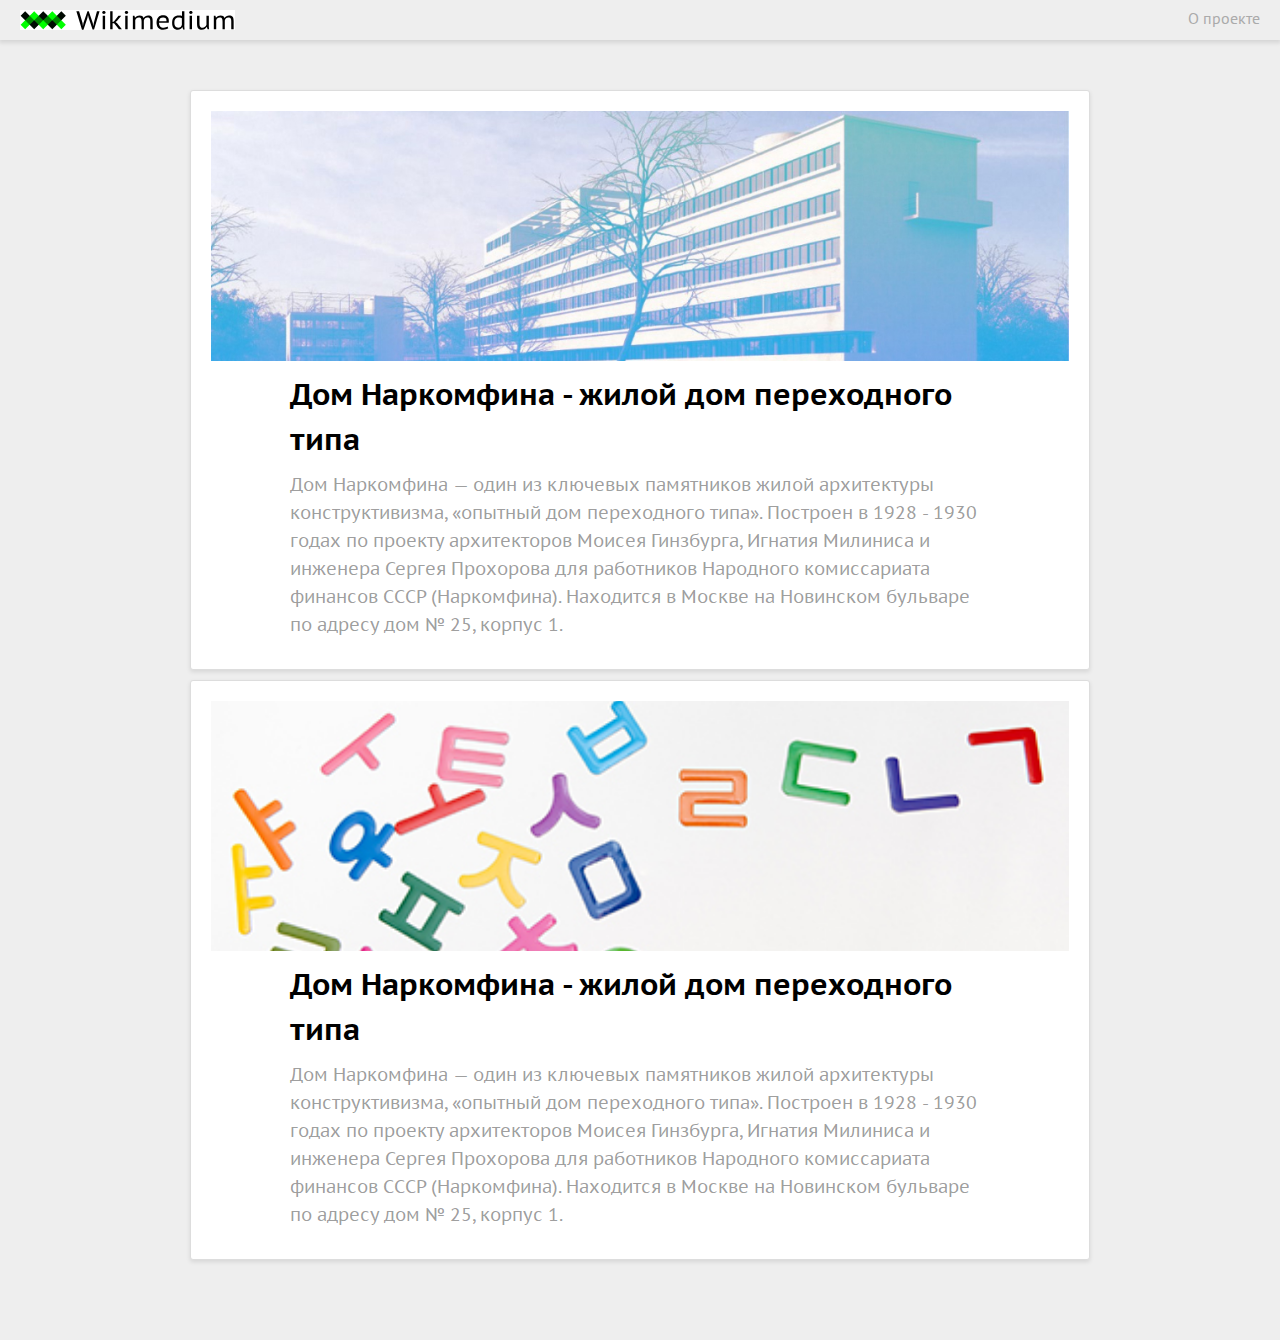
<file: index.html>
<!DOCTYPE html>
<html lang="en" dir="ltr">
  <head>
    <meta charset="utf-8">
    <link rel="stylesheet" href="stylesheets/style.css">
    <meta name="viewport" content="width=device-width">
    <meta property="og:type" content="article">
    <meta property="og:url" content="{https://mhlkv3.github.io/Wikimedium1}">
    <meta property="og:title" content="{Wikimedium — Главная страница}">
    <meta property="og:description" content="{Учебный проект}">
    <meta property="og:image" content="{https://mhlkv3.github.io/Wikimedium1/images/narkomfin%201.jpg}">
    <link rel="icon" type="image/x-icon" href="images/favicon.ico"/>
    <link rel="icon" type="image/png" href="images/favicon.png"/>
    <title>Wikimedium</title>
    <style media="screen">
      body {
        background: #eee;
      }
    </style>
  </head>

  <body>
    <div class="menubar">
      <a href="index.html"><img src="images/logo.svg" alt=""> </a>
      <a href="about.html">О проекте</a>
    </div>

    <div class="index_item">
      <a href="narkomfin.html"></a>
      <img src="images/narkomfin 1.jpg" alt="">
      <h1>Дом Наркомфина - жилой дом переходного типа</h1>
      <p>Дом Наркомфина — один из ключевых памятников жилой архитектуры конструктивизма, «опытный дом переходного типа».
        Построен в 1928 - 1930 годах по проекту архитекторов Моисея Гинзбурга, Игнатия Милиниса и инженера Сергея Прохорова для работников Народного комиссариата финансов СССР (Наркомфина).
        Находится в Москве на Новинском бульваре по адресу дом № 25, корпус 1. </p>

    </div>

    <div class="index_item">
      <a href="hangul.html"></a>
      <img src="images/unnamed.jpg" alt="">
      <h1>Дом Наркомфина - жилой дом переходного типа</h1>
      <p>Дом Наркомфина — один из ключевых памятников жилой архитектуры конструктивизма, «опытный дом переходного типа».
        Построен в 1928 - 1930 годах по проекту архитекторов Моисея Гинзбурга, Игнатия Милиниса и инженера Сергея Прохорова для работников Народного комиссариата финансов СССР (Наркомфина).
        Находится в Москве на Новинском бульваре по адресу дом № 25, корпус 1. </p>

    </div>



  </body>

</html>
</file>
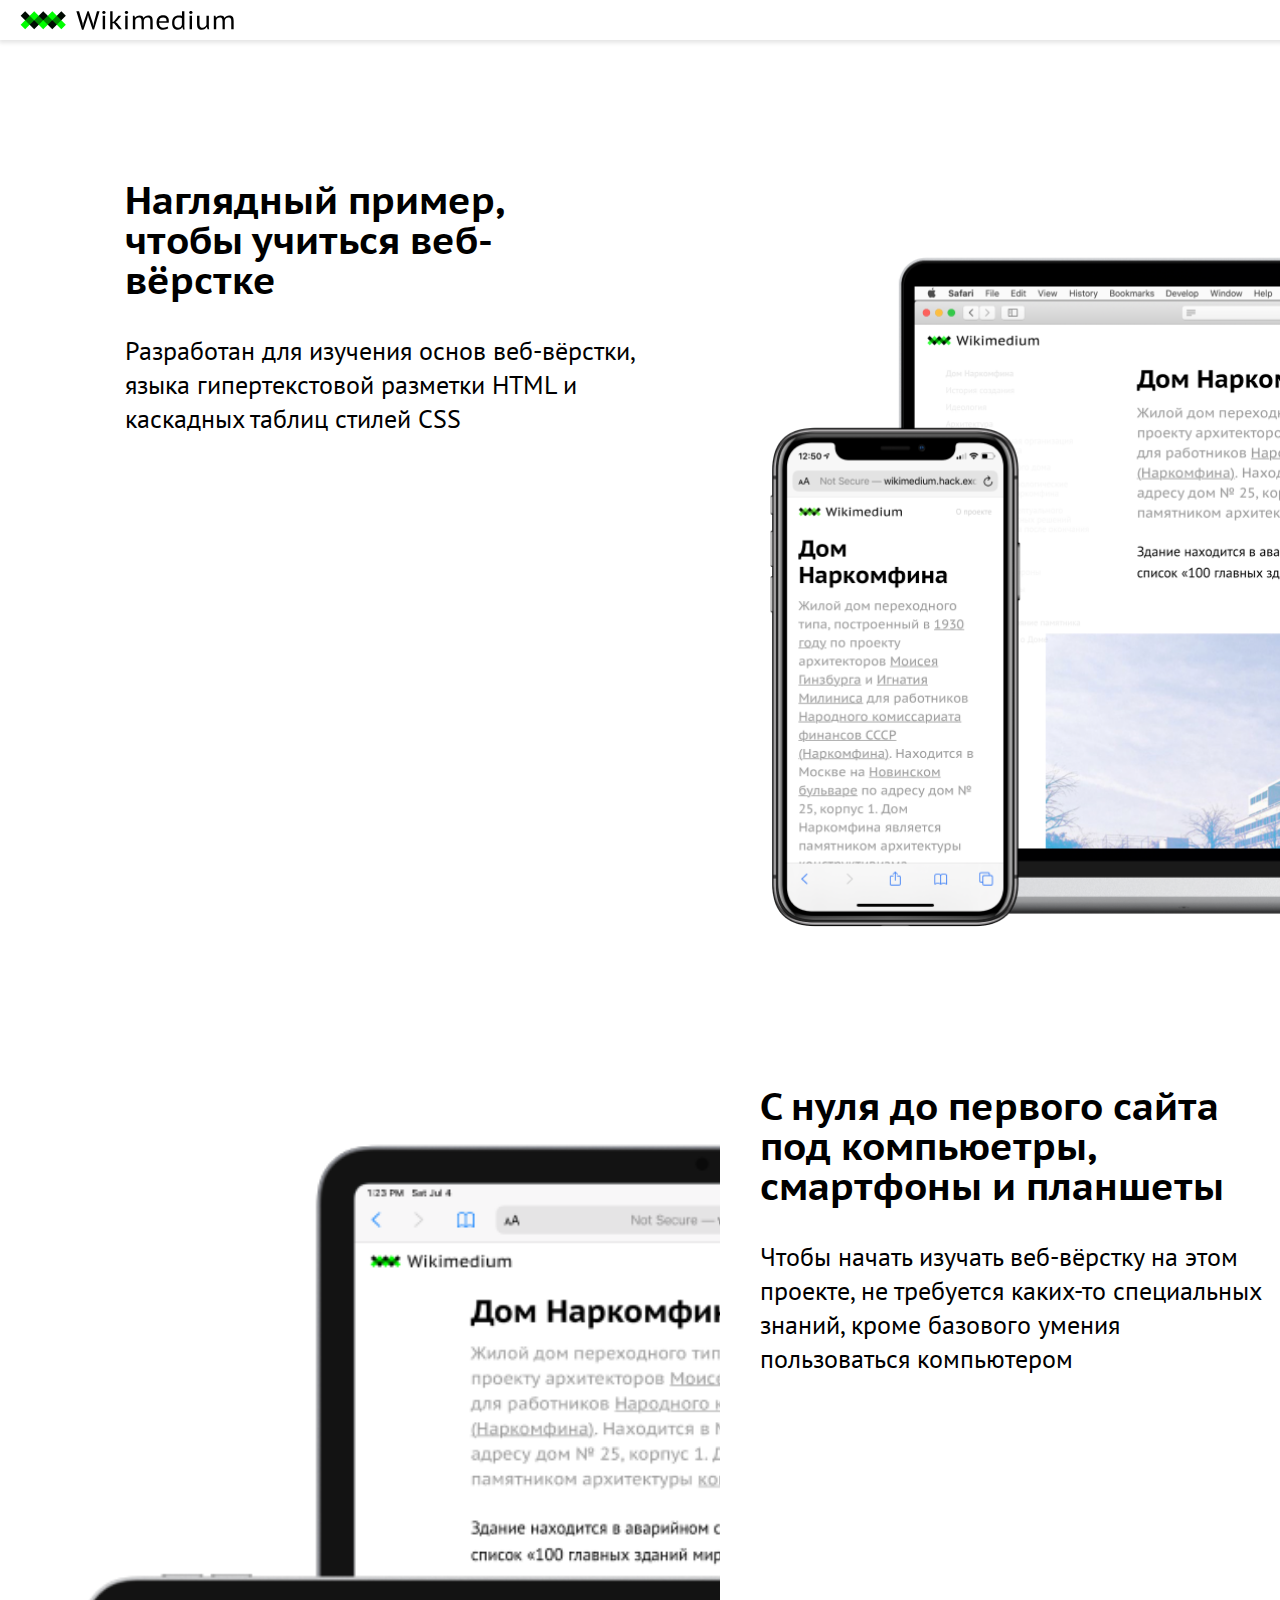
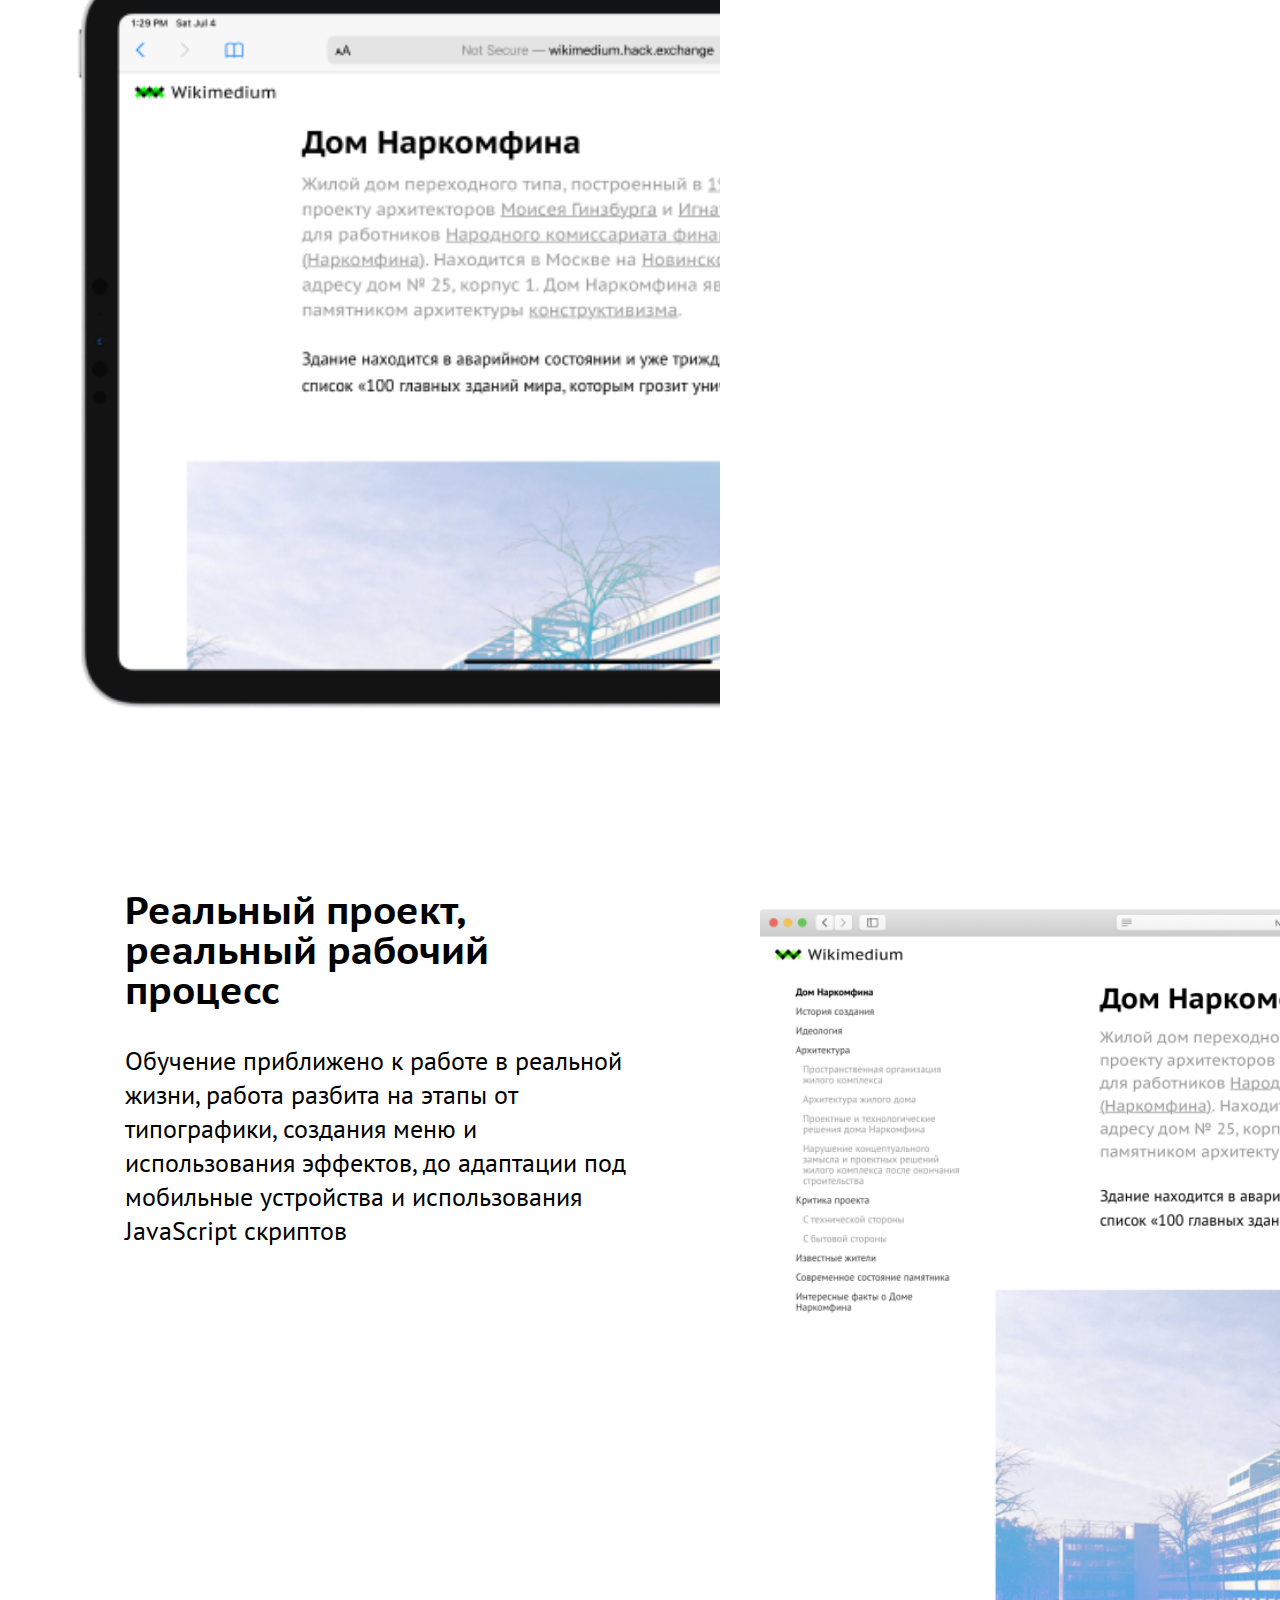
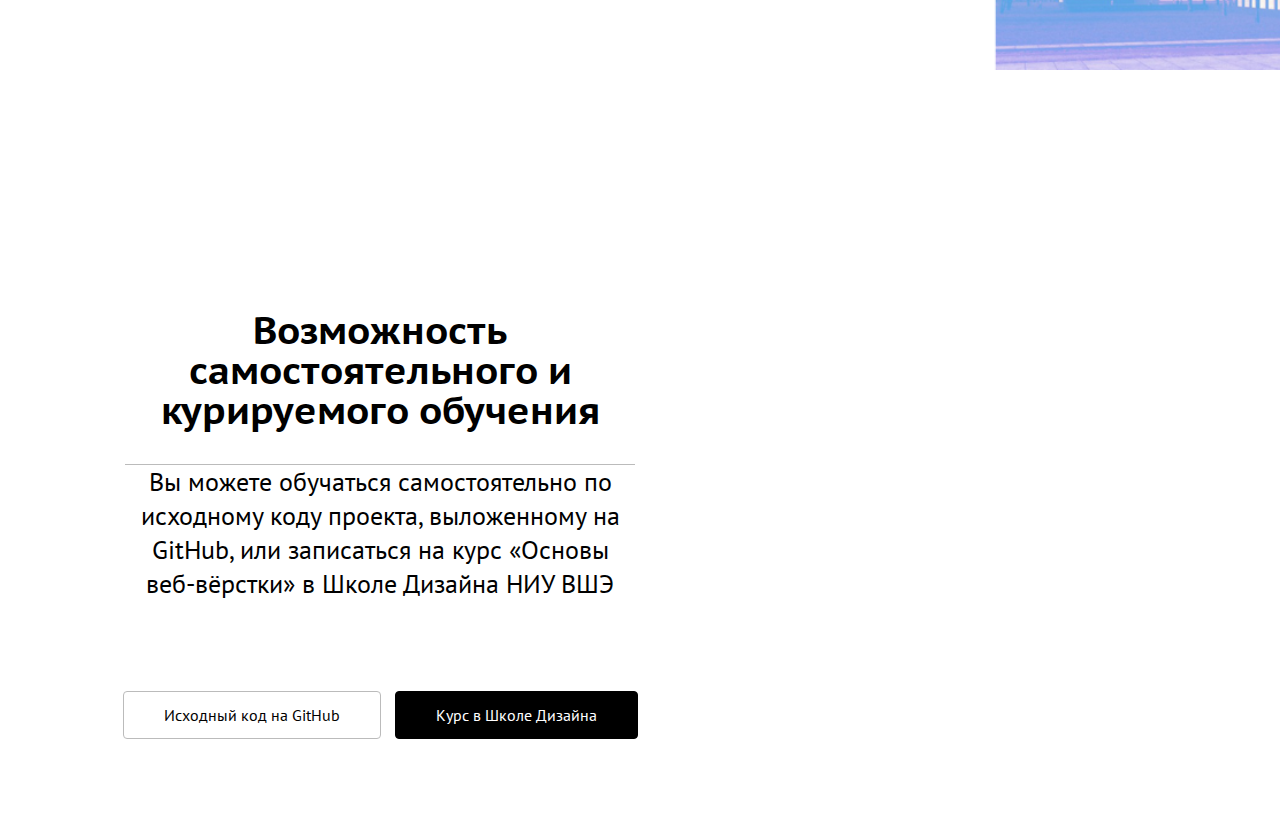
<file: about.html>
<!DOCTYPE html>
<html lang="en" dir="ltr">
  <head>
    <meta charset="utf-8">
    <link rel="stylesheet" href="stylesheets/style.css">
    <link rel="icon" type="image/x-icon" href="images/favicon.ico" />
    <link rel="icon" type="image/png" href="images/favicon.png" />

    <title></title>
  </head>

  <style media="screen">

    body {
      width: 1440px;
      height: 100%;
      display: block;
      margin: 0 auto;
      position: relative;
      background: white;

    }

      /* body::before {

        background: url('images/1440.jpg');
        content: '';
        opacity: .2;
        position: absolute;
        top: 0;
        left: 0;
        right: 0;
        height: 100%; */
    }

    html {
      background: #bbb;
      height: 3253px;
      position: relative;
    }

    section {
      display: flex;
      justify-content: space-between;
      /* align-items: top; */
      vertical-align: top;
      padding-top: 80px;


    }

    section div {
      overflow: hidden;
      width: 50%;
      padding-left: 40px;
    }

    section h1,
    section p {
      width: 510px;
      margin: 0 auto;
    }

    section h1,
    .bottom_block h1 {
      margin-top: 60px;
      margin-bottom: 34px;
      font-size: 38px;
      line-height: 40px;
    }

    section p,
    .bottom_block p {
      font-size: 26px;
      line-height: 34px;
    }

    section:nth-of-type(2) h1,
    section:nth-of-type(2) p {
      margin-left: 0;
    }

    section:nth-of-type(3) h1, {
      margin-top: 24px;
    }

    .bottom_block {
      text-align: center;
      padding-top: 100px;
    }

    .bottom_block p {
      width: 510px;
      margin: 0 auto;
      border-top: 1px solid #bbb;

    }

    .btn {
      text-decoration: none;
      border: 1px solid #bbb;
      padding: 15px 40px;
      background: white;
      display: inline-block;
      border-radius: 4px;
      margin: 90px 5px 0;
      margin-bottom: 80px;

    }

    .btn-black {
      color: white;
      background: black;
      border-color: black;
      margin-bottom: 80px;

    }







  </style>



  <body>
    <div class="menubar">
      <a href="index.html"><img src="images/logo.svg" alt=""></a>
      <a href="about.html">О проекте</a>
    </div>

    <section>
      <div>
        <h1>Наглядный пример, <br> чтобы учиться веб-вёрстке</h1>
        <p>Разработан для изучения основ веб-вёрстки, языка гипертекстовой разметки HTML и каскадных таблиц стилей CSS</p>
      </div>

      <div>
        <img src="images/about1.png" alt="">
      </div>
    </section>


    <section>
      <div>
        <img src="images/about2.png" alt="">
      </div>

      <div>
        <h1>С нуля до первого сайта под компьюетры, смартфоны и планшеты</h1>
        <p>Чтобы начать изучать веб-вёрстку на этом проекте, не требуется каких-то специальных знаний, кроме базового умения пользоваться компьютером</p>
      </div>
    </section>


    <section>
      <div>
        <h1>Реальный проект, реальный рабочий процесс</h1>
        <p>Обучение приближено к работе в реальной жизни, работа разбита на этапы от типографики, создания меню и использования эффектов, до адаптации под мобильные устройства и использования JavaScript скриптов</p>
      </div>

      <div>
        <img src="images/about3.png" alt="">
      </div>
    </section>


    <section>
      <div class="bottom_block">
        <h1>Возможность самостоятельного и курируемого обучения</h1>
        <p>Вы можете обучаться самостоятельно по исходному коду проекта, выложенному на GitHub, или записаться на курс «Основы веб-вёрстки» в Школе Дизайна НИУ ВШЭ</p>
        <a class="btn" href="#">Исходный код на GitHub</a>
        <a class="btn btn-black" href="#">Курс в Школе Дизайна </a>

      </div>
    </section>




  </body>
</html>
</file>
<file: stylesheets/style.css>
@import 'reset.css';
@import url('https://fonts.googleapis.com/css?family=PT+Sans+Caption:400,700|PT+Sans:400,400i,700,700i&amp;subset=cyrillic');
@import 'layout.css';
@import "sidebar.css";
@import "content.css";
@import "responsive.css";
@import "index.css";
</file>
